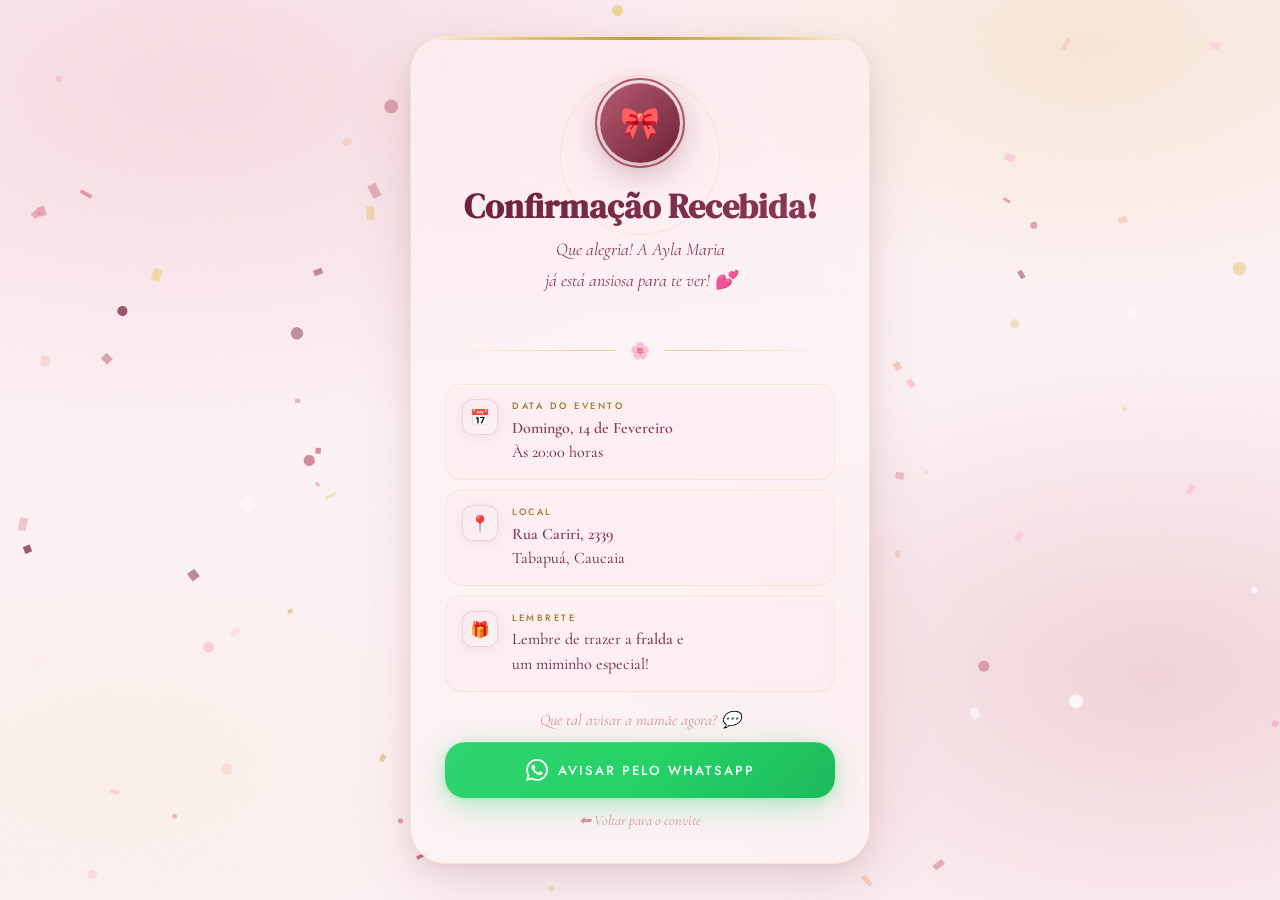
<file: templates/sucesso.html>
<!DOCTYPE html>
<html lang="pt-br">
<head>
    <meta charset="UTF-8">
    <meta name="viewport" content="width=device-width, initial-scale=1.0, viewport-fit=cover">
    <title>Confirmado! — Chá da Ayla Maria</title>

    <link rel="preconnect" href="https://fonts.googleapis.com">
    <link rel="preconnect" href="https://fonts.gstatic.com" crossorigin>
    <link href="https://fonts.googleapis.com/css2?family=Cormorant+Garamond:ital,wght@0,300;0,400;0,500;0,600;1,300;1,400;1,500&family=DM+Serif+Display:ital@0;1&family=Jost:wght@200;300;400;500;600&display=swap" rel="stylesheet">

    <style>
        /* ════════════════════════════════════════════
           TOKENS — idênticos ao index.html
        ════════════════════════════════════════════ */
        :root {
            --wine:         #6b2038;
            --rose-deep:    #8b3a52;
            --rose-mid:     #b85c72;
            --rose-blush:   #d4909f;
            --rose-pale:    #f0c8d2;
            --rose-mist:    #fae8ec;
            --rose-frost:   #fdf3f5;
            --petal:        #fff8fa;

            --gold-deep:    #a07830;
            --gold:         #c49840;
            --gold-mid:     #d4b060;
            --gold-light:   #e8cc88;
            --gold-frost:   #f8f0d8;

            --wpp:          #25D366;
            --wpp-dark:     #1da851;

            --font-display: 'DM Serif Display', Georgia, serif;
            --font-serif:   'Cormorant Garamond', Georgia, serif;
            --font-ui:      'Jost', sans-serif;

            --r-md: 20px;
            --r-lg: 28px;
            --r-xl: 36px;

            --shadow-card:
                0 1px 0 rgba(255,255,255,0.9) inset,
                0 2px 4px rgba(107,32,56,0.04),
                0 8px 24px rgba(107,32,56,0.08),
                0 24px 64px rgba(107,32,56,0.10);
            --shadow-lift:
                0 1px 0 rgba(255,255,255,0.9) inset,
                0 16px 60px rgba(107,32,56,0.16),
                0 40px 100px rgba(107,32,56,0.12);

            --glass:        rgba(253,243,245,0.80);
            --glass-border: rgba(232,204,136,0.35);
            --glass-blur:   saturate(180%) blur(22px);

            --ease-out:    cubic-bezier(0.22, 1, 0.36, 1);
            --ease-spring: cubic-bezier(0.34, 1.56, 0.64, 1);
            --t-mid: 0.38s;
        }

        *, *::before, *::after { box-sizing: border-box; margin: 0; padding: 0; }
        html { -webkit-text-size-adjust: 100%; height: 100%; }

        /* ════════════════════════════════════════════
           BODY — Mesh gradient + grain (=index.html)
        ════════════════════════════════════════════ */
        body {
            font-family: var(--font-ui);
            color: var(--wine);

            /* DVH com fallback para centralização perfeita */
            min-height: 100vh;
            min-height: 100dvh;

            background-color: #fdf0f3;
            background-image:
                radial-gradient(ellipse 80% 60% at 15%  10%,  rgba(240,200,210,0.55) 0%, transparent 65%),
                radial-gradient(ellipse 60% 50% at 85%  5%,   rgba(232,204,136,0.28) 0%, transparent 55%),
                radial-gradient(ellipse 70% 60% at 90%  75%,  rgba(212,144,159,0.30) 0%, transparent 60%),
                radial-gradient(ellipse 50% 40% at 10%  85%,  rgba(248,240,216,0.40) 0%, transparent 55%),
                radial-gradient(ellipse 100% 80% at 50%  50%, rgba(253,243,245,1.00) 0%, transparent 100%);
            background-attachment: fixed;

            display: flex;
            flex-direction: column;
            justify-content: center;
            align-items: center;

            /* Scroll inteligente — não bloqueia conteúdo */
            overflow-x: hidden;
            overflow-y: auto;

            /* Safe area para iPhone com notch */
            padding: 32px 16px;
            padding-top:    max(32px, env(safe-area-inset-top,    32px));
            padding-bottom: max(32px, env(safe-area-inset-bottom, 32px));
            padding-left:   max(16px, env(safe-area-inset-left,   16px));
            padding-right:  max(16px, env(safe-area-inset-right,  16px));

            position: relative;
        }

        /* Grain overlay */
        body::before {
            content: '';
            position: fixed; inset: 0;
            background-image: url("data:image/svg+xml,%3Csvg viewBox='0 0 256 256' xmlns='http://www.w3.org/2000/svg'%3E%3Cfilter id='n'%3E%3CfeTurbulence type='fractalNoise' baseFrequency='0.9' numOctaves='4' stitchTiles='stitch'/%3E%3C/filter%3E%3Crect width='100%25' height='100%25' filter='url(%23n)' opacity='1'/%3E%3C/svg%3E");
            background-size: 200px 200px;
            opacity: 0.025;
            pointer-events: none;
            z-index: 0;
        }

        /* Canvas de confetes — sempre fixo, z-index baixo */
        #confettiCanvas {
            position: fixed; inset: 0;
            pointer-events: none;
            z-index: 0;
            width: 100%; height: 100%;
        }

        /* ════════════════════════════════════════════
           CARD PRINCIPAL
        ════════════════════════════════════════════ */
        .card-sucesso {
            position: relative;
            z-index: 1;
            width: 100%;
            max-width: clamp(300px, 92vw, 460px);
            background: var(--glass);
            backdrop-filter: var(--glass-blur);
            -webkit-backdrop-filter: var(--glass-blur);
            border: 1px solid var(--glass-border);
            border-radius: var(--r-xl);
            box-shadow: var(--shadow-card);
            overflow: visible; /* não bloqueia scroll interno */
            animation: cardReveal 0.9s var(--ease-spring) both;
        }

        /* Wrapper interno com overflow:hidden para o border-radius funcionar */
        .card-inner {
            border-radius: var(--r-xl);
            overflow: hidden;
        }

        /* ════════════════════════════════════════════
           FAIXA DOURADA SUPERIOR
        ════════════════════════════════════════════ */
        .faixa-dourada {
            height: 3px;
            background: linear-gradient(90deg,
                transparent 0%,
                var(--gold-light) 20%,
                var(--gold) 50%,
                var(--gold-light) 80%,
                transparent 100%);
        }

        /* ════════════════════════════════════════════
           HEADER
        ════════════════════════════════════════════ */
        .sucesso-header {
            padding: 32px 28px 20px;
            text-align: center;
            background: linear-gradient(175deg, rgba(252,232,236,0.6) 0%, transparent 100%);
            position: relative;
        }

        /* Anel decorativo de fundo */
        .sucesso-header::before {
            content: '';
            position: absolute;
            width: 160px; height: 160px;
            border-radius: 50%;
            border: 1px solid rgba(196,152,64,0.15);
            top: 50%; left: 50%;
            transform: translate(-50%, -65%);
            animation: ringBreath 5s ease-in-out infinite;
        }

        @keyframes ringBreath {
            0%,100% { transform: translate(-50%,-65%) scale(1);   opacity:0.6; }
            50%      { transform: translate(-50%,-65%) scale(1.05); opacity:1; }
        }

        /* Ícone central animado */
        .icone-wrap {
            position: relative;
            display: inline-flex;
            align-items: center;
            justify-content: center;
            width: 90px; height: 90px;
            margin-bottom: 18px;
        }

        .icone-wrap::before, .icone-wrap::after {
            content: '';
            position: absolute;
            border-radius: 50%;
            border: 2px solid var(--rose-mid);
            animation: ringPulse 2.8s ease-out infinite;
        }
        .icone-wrap::before { inset: 0;      animation-delay: 0s;   }
        .icone-wrap::after  { inset: -12px;  animation-delay: 0.95s; opacity: 0; }

        @keyframes ringPulse {
            0%   { transform: scale(1);   opacity: 0.75; }
            100% { transform: scale(1.75); opacity: 0; }
        }

        .icone-circulo {
            width: 80px; height: 80px;
            background: linear-gradient(135deg, var(--rose-mid), var(--wine));
            border-radius: 50%;
            display: flex; align-items: center; justify-content: center;
            font-size: 2rem;
            box-shadow:
                0 1px 0 rgba(255,255,255,0.2) inset,
                0 8px 32px rgba(107,32,56,0.35);
            animation: iconPop 0.7s 0.35s var(--ease-spring) both;
            position: relative; z-index: 1;
        }

        @keyframes iconPop {
            from { opacity:0; transform: scale(0.3) rotate(-15deg); }
            to   { opacity:1; transform: scale(1) rotate(0deg); }
        }

        /* Título adaptativo */
        .sucesso-titulo {
            font-family: var(--font-display);
            font-size: clamp(1.6rem, 6vw, 2.1rem);
            color: var(--wine);
            background: linear-gradient(135deg, var(--wine), var(--rose-deep));
            -webkit-background-clip: text;
            -webkit-text-fill-color: transparent;
            background-clip: text;
            margin-bottom: 8px;
            animation: fadeUp 0.6s 0.52s both;
            line-height: 1.2;
        }

        .sucesso-sub {
            font-family: var(--font-serif);
            font-style: italic;
            font-size: clamp(0.98rem, 3.2vw, 1.12rem);
            color: var(--rose-deep);
            line-height: 1.7;
            opacity: 0.8;
            animation: fadeUp 0.6s 0.64s both;
        }

        /* ════════════════════════════════════════════
           DIVISOR ORNAMENTAL
        ════════════════════════════════════════════ */
        .divisor-ornamental {
            display: flex; align-items: center; gap: 14px;
            margin: 20px 28px;
            animation: fadeUp 0.6s 0.74s both;
        }
        .div-ouro {
            flex: 1; height: 1px;
            background: linear-gradient(90deg, transparent, var(--gold-light));
        }
        .div-ouro.r { background: linear-gradient(90deg, var(--gold-light), transparent); }
        .div-emoji  { font-size: 1rem; }

        /* ════════════════════════════════════════════
           CORPO — detalhes com glass cards
        ════════════════════════════════════════════ */
        .sucesso-body {
            padding: 0 24px 30px;
        }

        /* Cards de detalhe — glass com hover */
        .detalhe-linha {
            display: flex;
            align-items: flex-start;
            gap: 14px;
            padding: 14px 16px;
            background: rgba(252,232,236,0.38);
            backdrop-filter: blur(8px);
            -webkit-backdrop-filter: blur(8px);
            border: 1px solid rgba(232,204,136,0.28);
            border-radius: 16px;
            margin-bottom: 10px;
            animation: fadeUp 0.5s both;
            transition: transform var(--t-mid) var(--ease-out),
                        background var(--t-mid),
                        box-shadow var(--t-mid);
            box-shadow: 0 1px 0 rgba(255,255,255,0.7) inset;
        }

        .detalhe-linha:hover {
            background: rgba(252,232,236,0.62);
            transform: translateX(4px);
            box-shadow:
                0 1px 0 rgba(255,255,255,0.8) inset,
                0 4px 16px rgba(107,32,56,0.08);
        }

        .detalhe-linha:nth-child(1) { animation-delay: 0.80s; }
        .detalhe-linha:nth-child(2) { animation-delay: 0.90s; }
        .detalhe-linha:nth-child(3) { animation-delay: 1.00s; }

        .detalhe-icone-wrap {
            width: 36px; height: 36px;
            background: linear-gradient(135deg, var(--rose-mist), var(--rose-frost));
            border: 1px solid rgba(212,144,159,0.3);
            border-radius: 10px;
            display: flex; align-items: center; justify-content: center;
            font-size: 1rem;
            flex-shrink: 0;
            box-shadow: 0 2px 8px rgba(107,32,56,0.08);
        }

        .detalhe-texto {
            font-family: var(--font-serif);
            font-size: 1rem;
            color: var(--wine);
            line-height: 1.55;
        }

        .detalhe-texto strong {
            font-weight: 600;
            color: var(--rose-deep);
        }

        /* Label pequena acima do valor */
        .detalhe-label {
            font-family: var(--font-ui);
            font-size: 0.58rem;
            font-weight: 500;
            letter-spacing: 2.5px;
            text-transform: uppercase;
            color: var(--gold-deep);
            display: block;
            margin-bottom: 2px;
        }

        /* ════════════════════════════════════════════
           AVISO + BOTÃO WHATSAPP
        ════════════════════════════════════════════ */
        .aviso-wpp {
            text-align: center;
            font-family: var(--font-serif);
            font-style: italic;
            font-size: 1rem;
            color: var(--rose-blush);
            margin: 18px 0 12px;
            animation: fadeUp 0.5s 1.08s both;
        }

        .btn-wpp {
            display: flex;
            align-items: center;
            justify-content: center;
            gap: 10px;
            width: 100%;
            padding: 17px 22px;
            background: linear-gradient(135deg, #30d370 0%, var(--wpp) 50%, #1cba5c 100%);
            color: white;
            text-decoration: none;
            border-radius: var(--r-md);
            font-family: var(--font-ui);
            font-size: 0.82rem;
            font-weight: 500;
            letter-spacing: 2px;
            text-transform: uppercase;
            min-height: 54px;
            box-shadow:
                0 1px 0 rgba(255,255,255,0.15) inset,
                0 8px 32px rgba(37,211,102,0.32),
                0 2px 8px rgba(37,211,102,0.2);
            transition:
                transform var(--t-mid) var(--ease-out),
                box-shadow var(--t-mid) var(--ease-out);
            position: relative;
            overflow: hidden;
            animation: fadeUp 0.5s 1.14s both;
        }

        /* Shimmer no hover */
        .btn-wpp::before {
            content: '';
            position: absolute;
            top: 0; left: -100%;
            width: 60%; height: 100%;
            background: linear-gradient(90deg, transparent, rgba(255,255,255,0.2), transparent);
            transform: skewX(-15deg);
            transition: left 0.55s ease;
        }

        .btn-wpp:hover {
            transform: translateY(-3px) scale(1.01);
            box-shadow:
                0 1px 0 rgba(255,255,255,0.2) inset,
                0 16px 48px rgba(37,211,102,0.4);
        }

        .btn-wpp:hover::before { left: 140%; }
        .btn-wpp:active { transform: scale(0.98); }

        .wpp-icon { width: 22px; height: 22px; flex-shrink: 0; }

        /* ════════════════════════════════════════════
           BOTÃO VOLTAR
        ════════════════════════════════════════════ */
        .btn-voltar {
            display: block;
            text-align: center;
            margin-top: 14px;
            font-family: var(--font-serif);
            font-style: italic;
            color: var(--rose-blush);
            text-decoration: none;
            font-size: 0.9rem;
            transition: color var(--t-mid);
            animation: fadeUp 0.5s 1.20s both;
        }
        .btn-voltar:hover { color: var(--rose-deep); }

        /* ════════════════════════════════════════════
           PÉTALAS DECORATIVAS
        ════════════════════════════════════════════ */
        .petala {
            position: fixed;
            pointer-events: none;
            z-index: 0;
            opacity: 0;
            will-change: transform, opacity;
            animation: petalaDrop linear infinite;
        }

        @keyframes petalaDrop {
            0%   { transform: translateY(-60px) rotate(0deg);   opacity: 0; }
            8%   { opacity: 0.5; }
            92%  { opacity: 0.3; }
            100% { transform: translateY(110vh) rotate(400deg); opacity: 0; }
        }

        /* ════════════════════════════════════════════
           ANIMAÇÕES
        ════════════════════════════════════════════ */
        @keyframes cardReveal {
            from { opacity:0; transform: translateY(36px) scale(0.92); }
            to   { opacity:1; transform: translateY(0)    scale(1); }
        }

        @keyframes fadeUp {
            from { opacity:0; transform: translateY(14px); }
            to   { opacity:1; transform: translateY(0); }
        }

        /* ════════════════════════════════════════════
           RESPONSIVIDADE
        ════════════════════════════════════════════ */
        @media (max-width: 360px) {
            .sucesso-header { padding: 22px 18px 14px; }
            .sucesso-body   { padding: 0 16px 22px; }
            .divisor-ornamental { margin: 14px 18px; }
            .icone-circulo  { width: 68px; height: 68px; font-size: 1.7rem; }
            .icone-wrap     { width: 76px; height: 76px; }
        }

        @media (min-width: 480px) {
            .sucesso-header { padding: 38px 38px 22px; }
            .sucesso-body   { padding: 0 34px 34px; }
            .divisor-ornamental { margin: 22px 38px; }
        }

        /* Modo paisagem — evita card cortado */
        @media (max-height: 600px) and (orientation: landscape) {
            body { justify-content: flex-start; padding-top: 16px; }
            .icone-wrap    { width: 60px; height: 60px; margin-bottom: 10px; }
            .icone-circulo { width: 52px; height: 52px; font-size: 1.5rem; }
            .sucesso-titulo { font-size: 1.3rem; }
            .divisor-ornamental { margin: 10px 28px; }
            .detalhe-linha { padding: 9px 12px; margin-bottom: 7px; }
        }
    </style>
</head>
<body>

    <!-- Confetes -->
    <canvas id="confettiCanvas"></canvas>

    <!-- Pétalas CSS -->
    <div class="petala" style="left:7%;  width:13px;height:13px;background:radial-gradient(#f9a8c9,#e8829a);border-radius:50% 0 50% 0;animation-duration:8.5s; animation-delay:0.4s;"></div>
    <div class="petala" style="left:20%; width:9px; height:9px; background:radial-gradient(#fbc4d8,#f0a0b4);border-radius:50%;            animation-duration:10s; animation-delay:1.8s;"></div>
    <div class="petala" style="left:62%; width:16px;height:11px;background:radial-gradient(#f9d5e2,#e8829a);border-radius:50% 0 50% 0;animation-duration:9.5s; animation-delay:1.0s;"></div>
    <div class="petala" style="left:79%; width:10px;height:10px;background:radial-gradient(#e8d48a,#c9a84c);border-radius:50%;            animation-duration:11s; animation-delay:2.5s;"></div>
    <div class="petala" style="left:43%; width:12px;height:12px;background:radial-gradient(#fbc4d8,#d4909f);border-radius:0 50% 0 50%;   animation-duration:7.5s; animation-delay:3.4s;"></div>
    <div class="petala" style="left:89%; width:8px; height:8px; background:radial-gradient(#f9a8c9,#c4687c);border-radius:50%;            animation-duration:12s; animation-delay:0.7s;"></div>

    <!-- CARD -->
    <div class="card-sucesso">
        <div class="card-inner">

            <div class="faixa-dourada"></div>

            <!-- Header -->
            <div class="sucesso-header">
                <div class="icone-wrap">
                    <div class="icone-circulo">🎀</div>
                </div>
                <h1 class="sucesso-titulo" id="titulo-principal">Confirmação Recebida!</h1>
                <p class="sucesso-sub" id="sub-principal">
                    Que alegria! A Ayla Maria<br>já está ansiosa para te ver! 💕
                </p>
            </div>

            <!-- Divisor -->
            <div class="divisor-ornamental">
                <div class="div-ouro"></div>
                <span class="div-emoji">🌸</span>
                <div class="div-ouro r"></div>
            </div>

            <!-- Corpo -->
            <div class="sucesso-body">

                <!-- Data -->
                <div class="detalhe-linha">
                    <div class="detalhe-icone-wrap">📅</div>
                    <div class="detalhe-texto">
                        <span class="detalhe-label">Data do Evento</span>
                        <strong>Domingo, 14 de Fevereiro</strong><br>
                        Às 20:00 horas
                    </div>
                </div>

                <!-- Local -->
                <div class="detalhe-linha">
                    <div class="detalhe-icone-wrap">📍</div>
                    <div class="detalhe-texto">
                        <span class="detalhe-label">Local</span>
                        <strong>Rua Cariri, 2339</strong><br>
                        Tabapuá, Caucaia
                    </div>
                </div>

                <!-- Fralda — oculto condicionalmente -->
                <div class="detalhe-linha" id="bloco-fralda">
                    <div class="detalhe-icone-wrap">🎁</div>
                    <div class="detalhe-texto">
                        <span class="detalhe-label">Lembrete</span>
                        Lembre de trazer a <strong>fralda</strong> e<br>
                        um miminho especial!
                    </div>
                </div>

                <!-- WhatsApp -->
                <p class="aviso-wpp" id="aviso-wpp">Que tal avisar a mamãe agora? 💬</p>

                <a id="btnZap" href="#" target="_blank" rel="noopener" class="btn-wpp">
                    <svg class="wpp-icon" viewBox="0 0 24 24" fill="white" aria-hidden="true">
                        <path d="M17.472 14.382c-.297-.149-1.758-.867-2.03-.967-.273-.099-.471-.148-.67.15-.197.297-.767.966-.94 1.164-.173.199-.347.223-.644.075-.297-.15-1.255-.463-2.39-1.475-.883-.788-1.48-1.761-1.653-2.059-.173-.297-.018-.458.13-.606.134-.133.298-.347.446-.52.149-.174.198-.298.298-.497.099-.198.05-.371-.025-.52-.075-.149-.669-1.612-.916-2.207-.242-.579-.487-.5-.669-.51-.173-.008-.371-.01-.57-.01-.198 0-.52.074-.792.372-.272.297-1.04 1.016-1.04 2.479 0 1.462 1.065 2.875 1.213 3.074.149.198 2.096 3.2 5.077 4.487.709.306 1.262.489 1.694.625.712.227 1.36.195 1.871.118.571-.085 1.758-.719 2.006-1.413.248-.694.248-1.289.173-1.413-.074-.124-.272-.198-.57-.347m-5.421 7.403h-.004a9.87 9.87 0 01-5.031-1.378l-.361-.214-3.741.982.998-3.648-.235-.374a9.86 9.86 0 01-1.51-5.26c.001-5.45 4.436-9.884 9.888-9.884 2.64 0 5.122 1.03 6.988 2.898a9.825 9.825 0 012.893 6.994c-.003 5.45-4.437 9.884-9.885 9.884m8.413-18.297A11.815 11.815 0 0012.05 0C5.495 0 .16 5.335.157 11.892c0 2.096.547 4.142 1.588 5.945L.057 24l6.305-1.654a11.882 11.882 0 005.683 1.448h.005c6.554 0 11.89-5.335 11.893-11.893a11.821 11.821 0 00-3.48-8.413z"/>
                    </svg>
                    Avisar pelo WhatsApp
                </a>

                <a href="/" class="btn-voltar">⬅ Voltar para o convite</a>

            </div><!-- /sucesso-body -->
        </div><!-- /card-inner -->
    </div><!-- /card-sucesso -->

    <script>
        /* ──────────────────────────────────────────
           LÓGICA CONDICIONAL — ?presenca=nao
        ────────────────────────────────────────── */
        (function () {
            const params   = new URLSearchParams(window.location.search);
            const presenca = (params.get("presenca") || "sim").trim().toLowerCase();
            const recusou  = presenca === "nao" || presenca === "não";

            if (recusou) {
                const blocoFralda = document.getElementById("bloco-fralda");
                if (blocoFralda) blocoFralda.style.display = "none";

                const titulo = document.getElementById("titulo-principal");
                const sub    = document.getElementById("sub-principal");
                const aviso  = document.getElementById("aviso-wpp");

                if (titulo) titulo.textContent = "Resposta Recebida!";
                if (sub)    sub.innerHTML = "Que pena que não poderá vir… 🥹<br>A Ayla Maria vai sentir sua falta!";
                if (aviso)  aviso.textContent = "Quer mandar um abraço para a mamãe? 💬";
            }
        })();

        /* ──────────────────────────────────────────
           WHATSAPP — mensagem adaptada
        ────────────────────────────────────────── */
        (function () {
            const telefone = "5585991994249";
            const params   = new URLSearchParams(window.location.search);
            const presenca = (params.get("presenca") || "sim").trim().toLowerCase();
            const recusou  = presenca === "nao" || presenca === "não";

            const msg = recusou
                ? "Oi! Infelizmente não vou conseguir ir ao Chá da Ayla Maria, mas estou torcendo muito por vocês! 🎀💕"
                : "Oi! Acabei de confirmar minha presença no Chá da Ayla Maria! Mal posso esperar! 🎀😊";

            document.getElementById("btnZap").href =
                `https://wa.me/${telefone}?text=${encodeURIComponent(msg)}`;
        })();

        /* ──────────────────────────────────────────
           CONFETES — canvas puro, paleta do site
        ────────────────────────────────────────── */
        (function () {
            const canvas = document.getElementById("confettiCanvas");
            const ctx    = canvas.getContext("2d");

            const cores = [
                "#f9a8c9","#e8829a","#c4687c","#8b3a52",
                "#e8d48a","#c9a84c","#fce8ec","#fffcfd",
                "#f0c8b8","#fbc4d8","#d4909f","#e8cc88"
            ];

            let parts = [], rodando = true, frame = 0;

            function resize() {
                canvas.width  = window.innerWidth;
                canvas.height = window.innerHeight;
            }
            resize();
            window.addEventListener("resize", resize, { passive: true });

            function nova() {
                return {
                    x:    Math.random() * canvas.width,
                    y:    Math.random() * -canvas.height * 0.25,
                    w:    Math.random() * 10 + 4,
                    h:    Math.random() * 6 + 3,
                    cor:  cores[Math.floor(Math.random() * cores.length)],
                    vel:  Math.random() * 2.6 + 1.1,
                    ang:  Math.random() * Math.PI * 2,
                    spin: (Math.random() - 0.5) * 0.14,
                    oscX: (Math.random() - 0.5) * 1.2,
                    opac: Math.random() * 0.5 + 0.4,
                    tipo: Math.random() > 0.5 ? "circle" : "rect",
                };
            }

            /* Burst inicial */
            for (let i = 0; i < 110; i++) {
                const p = nova();
                p.y = Math.random() * canvas.height;
                parts.push(p);
            }

            function animar() {
                if (!rodando) return;
                ctx.clearRect(0, 0, canvas.width, canvas.height);
                frame++;
                if (frame < 260 && frame % 5 === 0) parts.push(nova());

                parts = parts.filter(p => {
                    p.y   += p.vel;
                    p.x   += p.oscX * Math.sin(p.y * 0.04);
                    p.ang += p.spin;
                    ctx.save();
                    ctx.translate(p.x, p.y);
                    ctx.rotate(p.ang);
                    ctx.globalAlpha = p.opac;
                    ctx.fillStyle   = p.cor;
                    if (p.tipo === "circle") {
                        ctx.beginPath();
                        ctx.arc(0, 0, p.w / 2, 0, Math.PI * 2);
                        ctx.fill();
                    } else {
                        ctx.fillRect(-p.w / 2, -p.h / 2, p.w, p.h);
                    }
                    ctx.restore();
                    return p.y < canvas.height + 30;
                });

                if (frame > 380 && parts.length === 0) { rodando = false; return; }
                requestAnimationFrame(animar);
            }

            setTimeout(animar, 550);
        })();
    </script>

</body>
</html>
</file>
